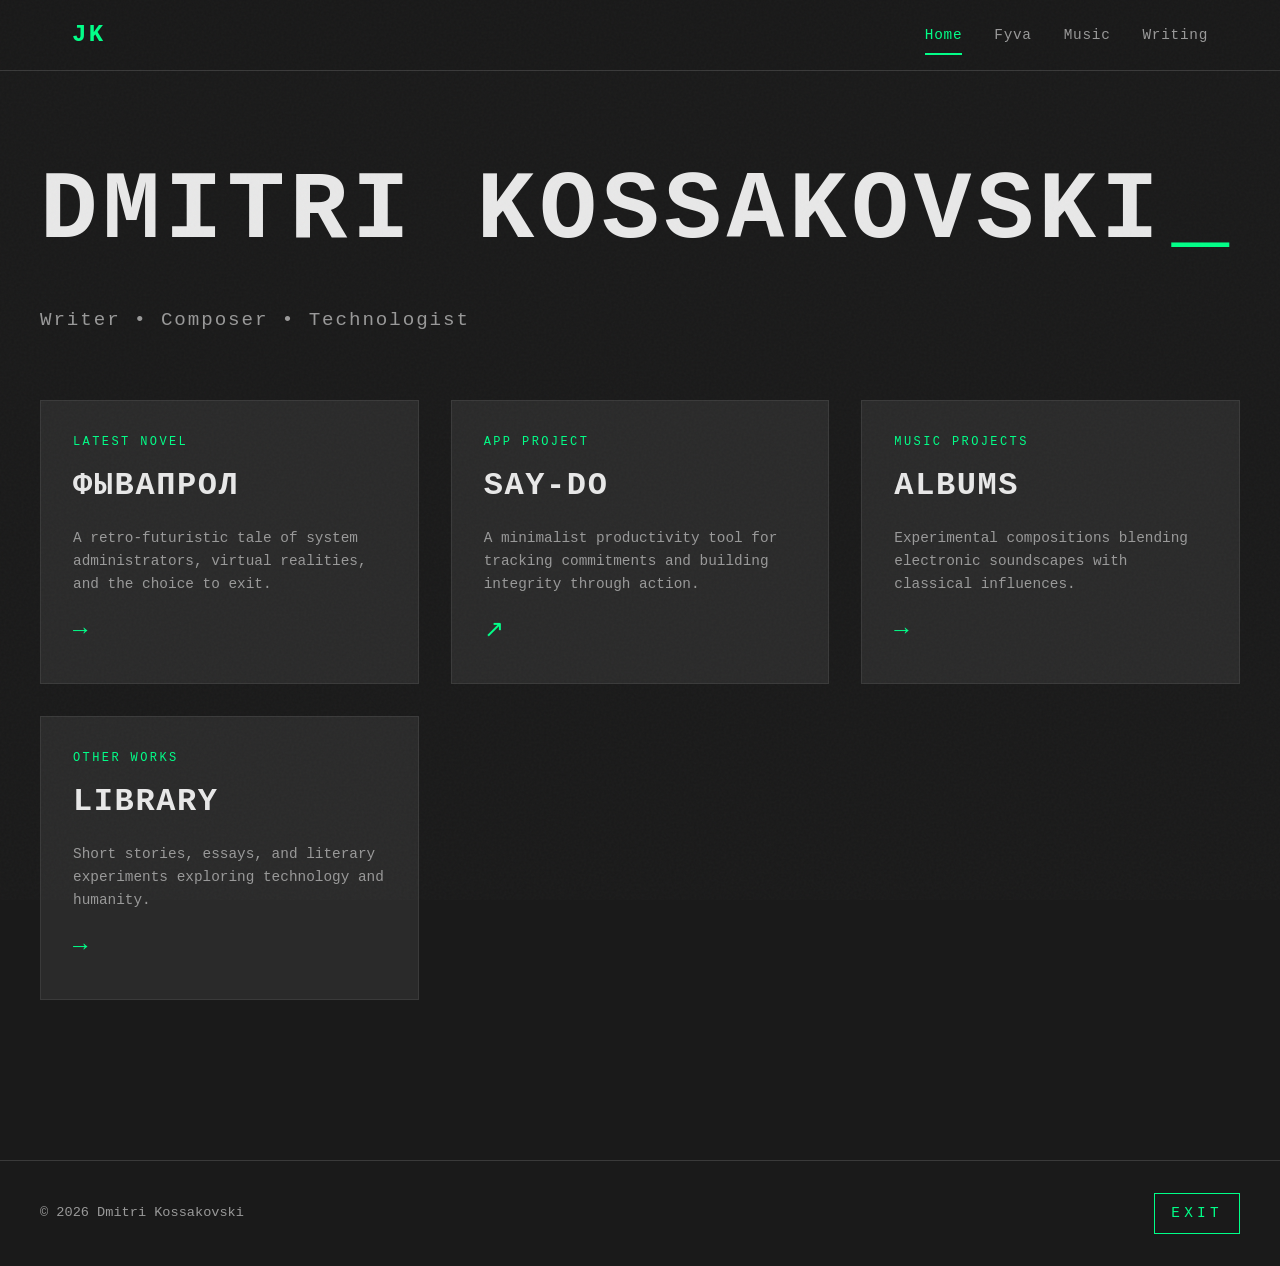
<file: index.html>
<!DOCTYPE html>
<html lang="en">
<head>
    <meta charset="UTF-8">
    <meta name="viewport" content="width=device-width, initial-scale=1.0">
    <title>Dmitri Kossakovski - Writer & Composer</title>
    <link rel="stylesheet" href="style.css">
</head>
<body>
    <div class="grain-overlay"></div>
    
    <nav class="main-nav">
        <div class="nav-content">
            <a href="index.html" class="logo">JK</a>
            <div class="nav-links">
                <a href="index.html" class="nav-link active">Home</a>
                <a href="fyva.html" class="nav-link">Fyva</a>
                <a href="music.html" class="nav-link">Music</a>
                <a href="writing.html" class="nav-link">Writing</a>
            </div>
        </div>
    </nav>

    <main class="hero">
        <div class="hero-content">
            <div class="typewriter-effect">
                <h1 class="hero-title">DMITRI KOSSAKOVSKI</h1>
                <div class="cursor-blink">_</div>
            </div>
            <p class="hero-subtitle">Writer • Composer • Technologist</p>
            
            <div class="hero-grid">
                <a href="fyva.html" class="hero-card">
                    <div class="card-label">Latest Novel</div>
                    <h2 class="card-title">ФЫВАПРОЛ</h2>
                    <p class="card-description">A retro-futuristic tale of system administrators, virtual realities, and the choice to exit.</p>
                    <div class="card-arrow">→</div>
                </a>

                <a href="https://say-do.app" target="_blank" class="hero-card">
                    <div class="card-label">App Project</div>
                    <h2 class="card-title">SAY-DO</h2>
                    <p class="card-description">A minimalist productivity tool for tracking commitments and building integrity through action.</p>
                    <div class="card-arrow">↗</div>
                </a>

                <a href="music.html" class="hero-card">
                    <div class="card-label">Music Projects</div>
                    <h2 class="card-title">ALBUMS</h2>
                    <p class="card-description">Experimental compositions blending electronic soundscapes with classical influences.</p>
                    <div class="card-arrow">→</div>
                </a>

                <a href="writing.html" class="hero-card">
                    <div class="card-label">Other Works</div>
                    <h2 class="card-title">LIBRARY</h2>
                    <p class="card-description">Short stories, essays, and literary experiments exploring technology and humanity.</p>
                    <div class="card-arrow">→</div>
                </a>
            </div>
        </div>
    </main>

    <footer class="main-footer">
        <div class="footer-content">
            <div class="footer-left">
                <p>© 2026 Dmitri Kossakovski</p>
            </div>
            <div class="footer-right">
                <div class="exit-sign">EXIT</div>
            </div>
        </div>
    </footer>
</body>
</html>
</file>
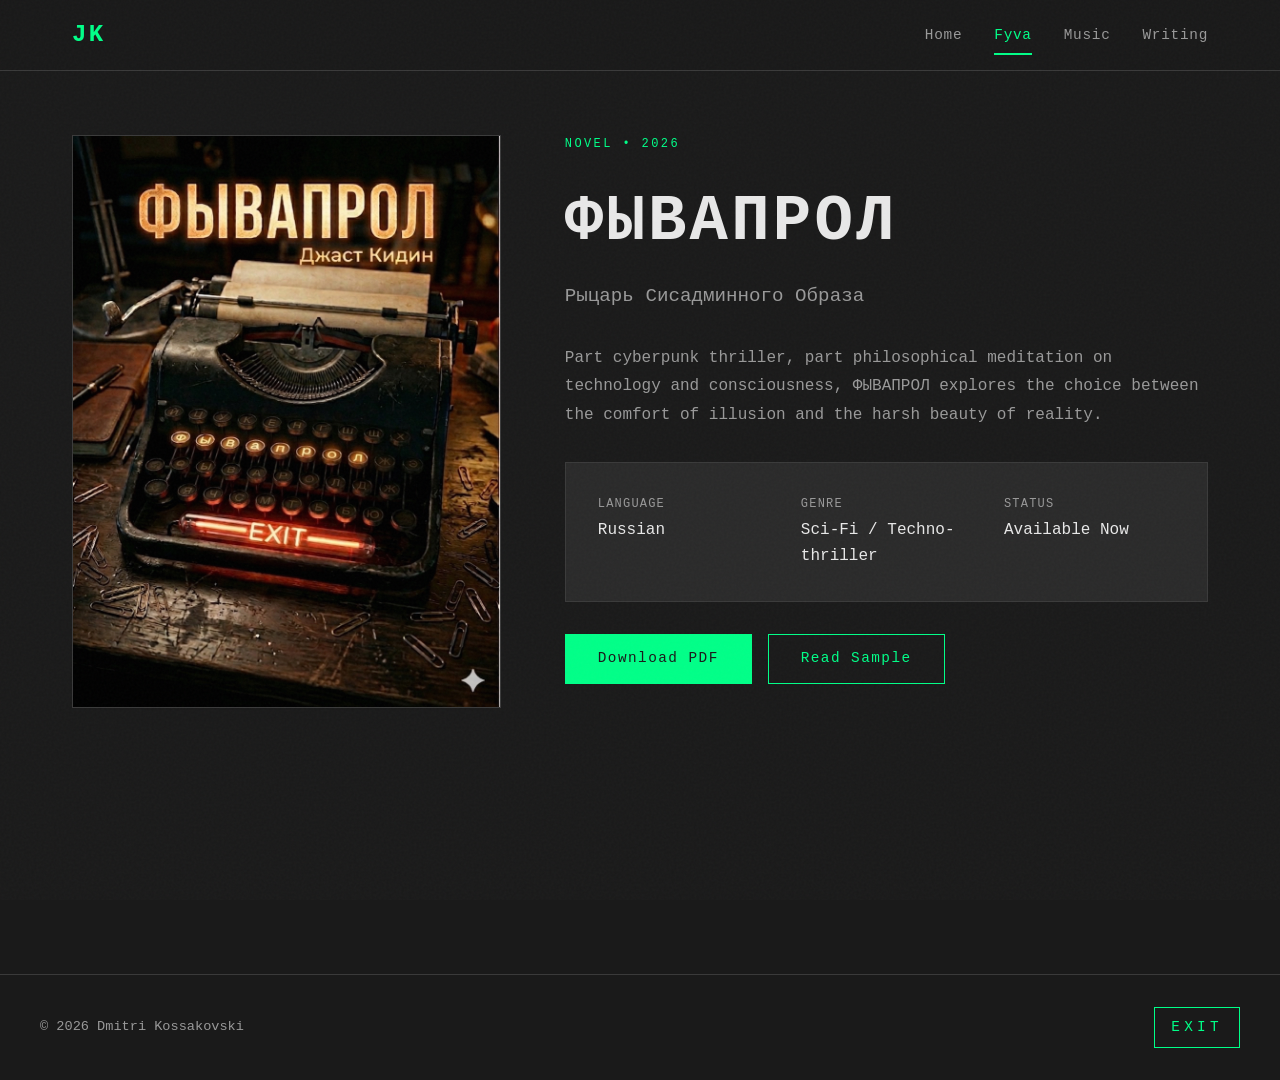
<file: fyva.html>
<!DOCTYPE html>
<html lang="en">
<head>
    <meta charset="UTF-8">
    <meta name="viewport" content="width=device-width, initial-scale=1.0">
    <title>ФЫВАПРОЛ - Dmitri Kossakovski</title>
    <link rel="stylesheet" href="style.css">
</head>
<body>
    <div class="grain-overlay"></div>
    
    <nav class="main-nav">
        <div class="nav-content">
            <a href="index.html" class="logo">JK</a>
            <div class="nav-links">
                <a href="index.html" class="nav-link">Home</a>
                <a href="fyva.html" class="nav-link active">Fyva</a>
                <a href="music.html" class="nav-link">Music</a>
                <a href="writing.html" class="nav-link">Writing</a>
            </div>
        </div>
    </nav>

    <main class="book-page">
        <div class="book-hero">
            <div class="book-cover">
                <img src="cover_fyva.jpg" alt="ФЫВАПРОЛ Book Cover">
            </div>
            <div class="book-info">
                <div class="book-label">Novel • 2026</div>
                <h1 class="book-title">ФЫВАПРОЛ</h1>
                <p class="book-subtitle">Рыцарь Сисадминного Образа</p>
                
                <div class="book-description">
                    <p>Part cyberpunk thriller, part philosophical meditation on technology and consciousness, ФЫВАПРОЛ explores the choice between the comfort of illusion and the harsh beauty of reality.</p>
                </div>

                <div class="book-meta">
                    <div class="meta-item">
                        <div class="meta-label">Language</div>
                        <div class="meta-value">Russian</div>
                    </div>
                    <div class="meta-item">
                        <div class="meta-label">Genre</div>
                        <div class="meta-value">Sci-Fi / Techno-thriller</div>
                    </div>
                    <div class="meta-item">
                        <div class="meta-label">Status</div>
                        <div class="meta-value">Available Now</div>
                    </div>
                </div>

                <div class="book-actions">
                    <a href="#" class="btn-primary">Download PDF</a>
                    <a href="#" class="btn-secondary">Read Sample</a>
                </div>
            </div>
        </div>
    </main>

    <footer class="main-footer">
        <div class="footer-content">
            <div class="footer-left">
                <p>© 2026 Dmitri Kossakovski</p>
            </div>
            <div class="footer-right">
                <div class="exit-sign">EXIT</div>
            </div>
        </div>
    </footer>
</body>
</html>
</file>
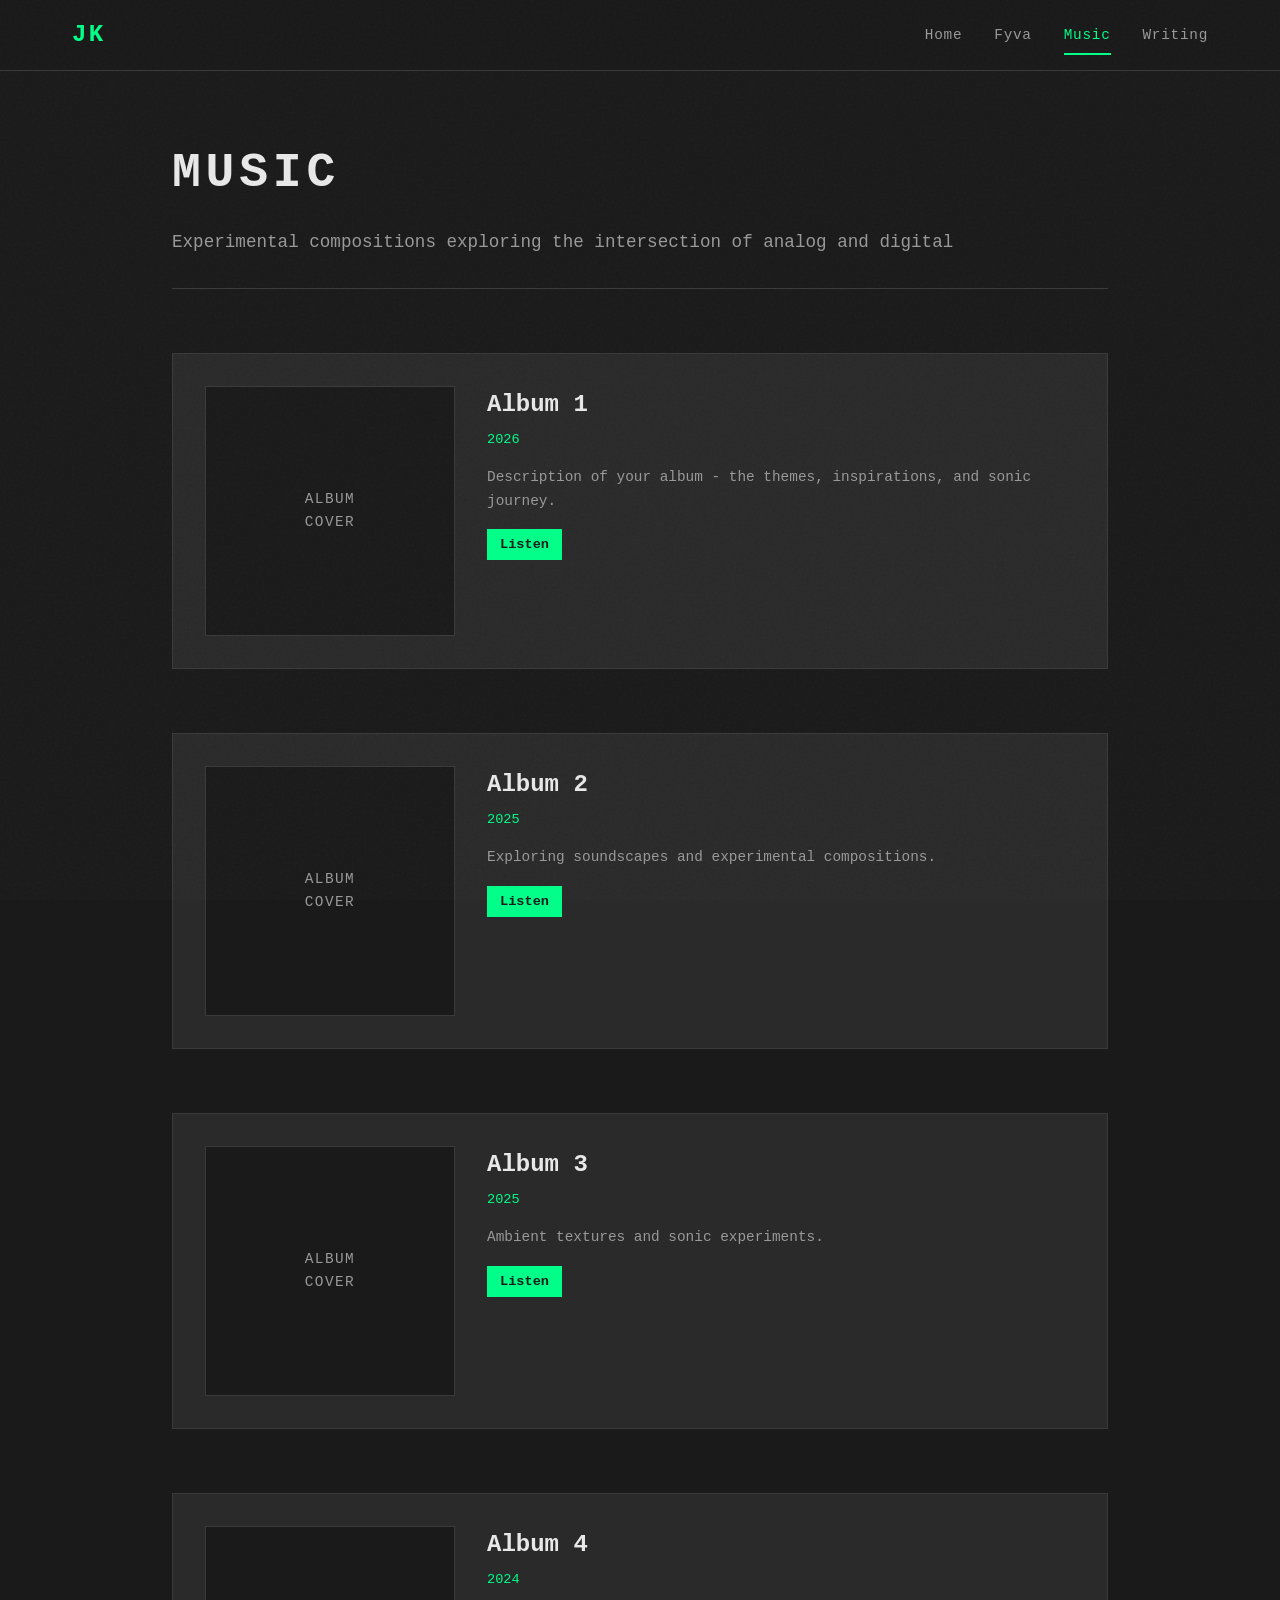
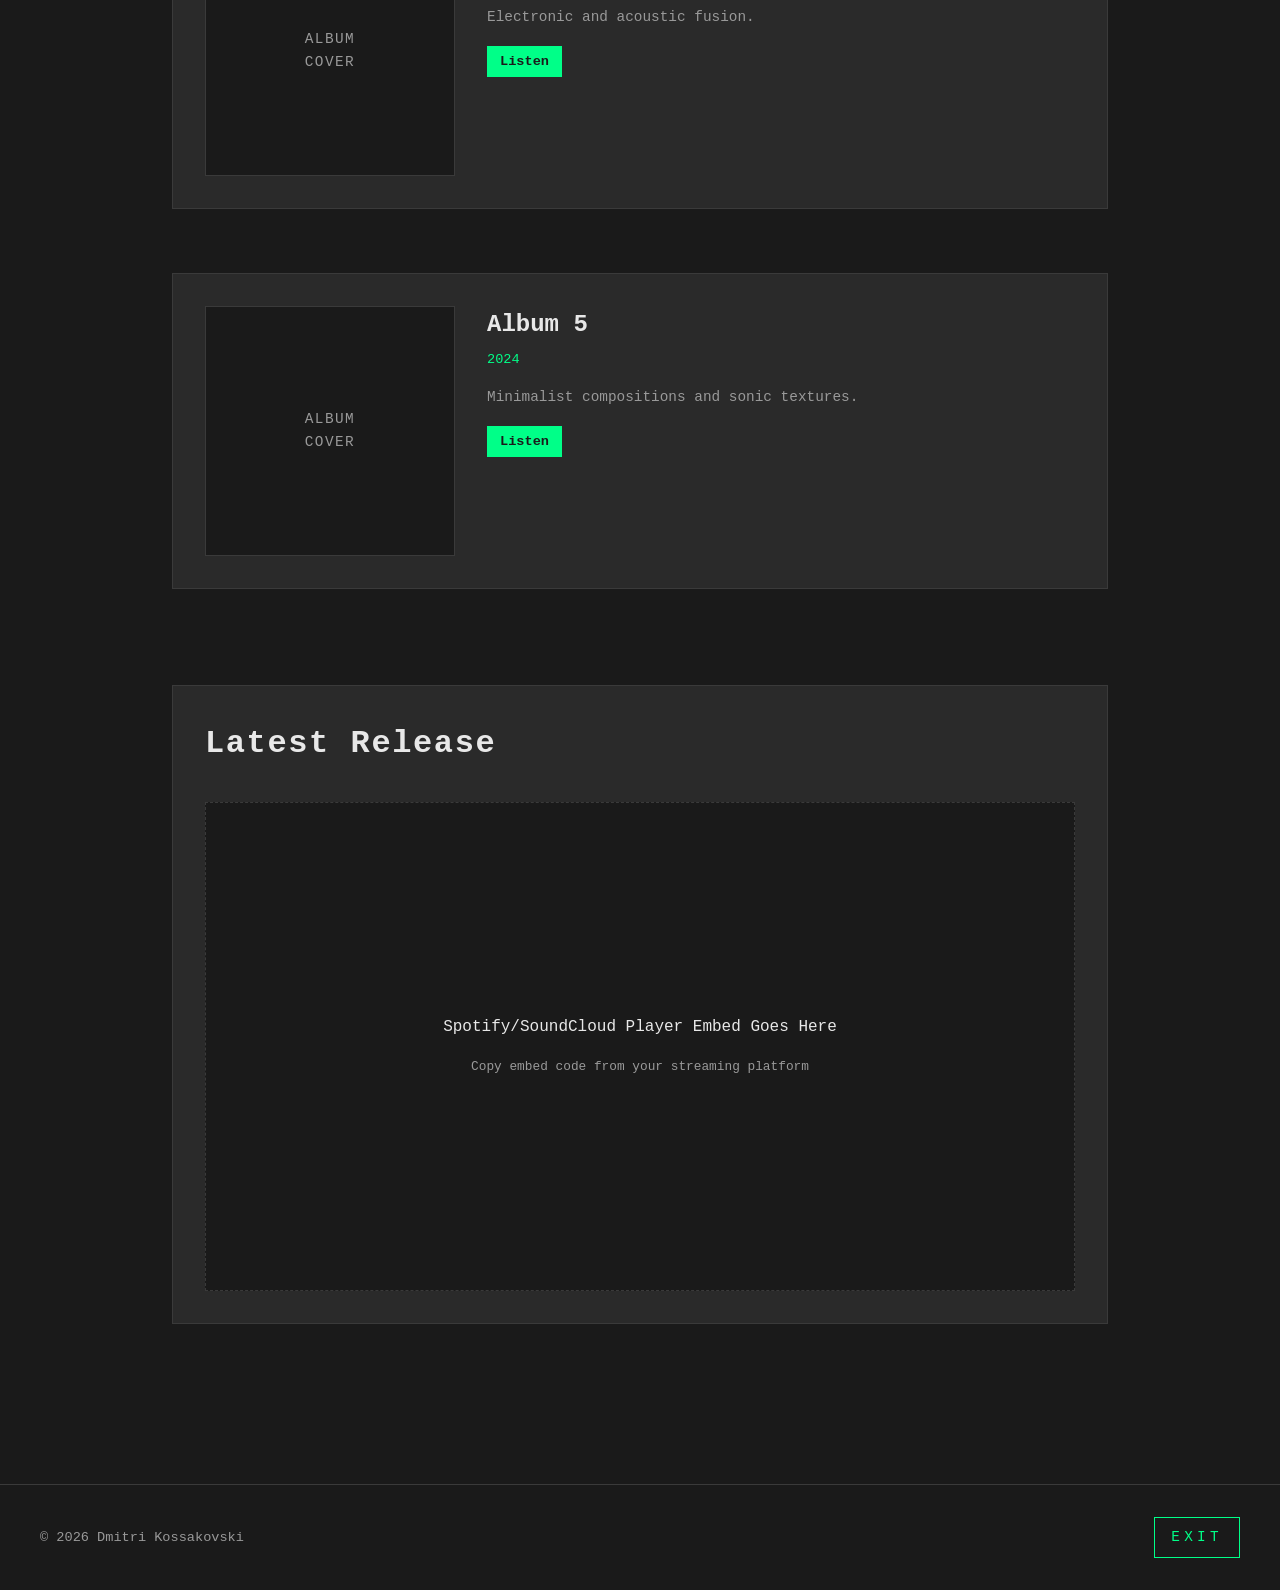
<file: music.html>
<!DOCTYPE html>
<html lang="en">
<head>
    <meta charset="UTF-8">
    <meta name="viewport" content="width=device-width, initial-scale=1.0">
    <title>Music - Dmitri Kossakovski</title>
    <link rel="stylesheet" href="style.css">
</head>
<body>
    <div class="grain-overlay"></div>
    
    <nav class="main-nav">
        <div class="nav-content">
            <a href="index.html" class="logo">JK</a>
            <div class="nav-links">
                <a href="index.html" class="nav-link">Home</a>
                <a href="fyva.html" class="nav-link">Fyva</a>
                <a href="music.html" class="nav-link active">Music</a>
                <a href="writing.html" class="nav-link">Writing</a>
            </div>
        </div>
    </nav>

    <main class="content-page">
        <div class="page-header">
            <h1 class="page-title">MUSIC</h1>
            <p class="page-subtitle">Experimental compositions exploring the intersection of analog and digital</p>
        </div>

        <div class="albums-grid">
            <!-- Album 1 -->
            <div class="album-card">
                <div class="album-cover-placeholder">
                    <div class="placeholder-text">ALBUM<br>COVER</div>
                </div>
                <div class="album-info">
                    <h3 class="album-title">Album 1</h3>
                    <p class="album-year">2026</p>
                    <p class="album-description">Description of your album - the themes, inspirations, and sonic journey.</p>
                    <div class="album-links">
                        <a href="https://too.fm/pnr0kln" target="_blank" class="album-link toneden-link">Listen</a>
                    </div>
                </div>
            </div>

            <!-- Album 2 -->
            <div class="album-card">
                <div class="album-cover-placeholder">
                    <div class="placeholder-text">ALBUM<br>COVER</div>
                </div>
                <div class="album-info">
                    <h3 class="album-title">Album 2</h3>
                    <p class="album-year">2025</p>
                    <p class="album-description">Exploring soundscapes and experimental compositions.</p>
                    <div class="album-links">
                        <a href="https://too.fm/7y3ozb6" target="_blank" class="album-link toneden-link">Listen</a>
                    </div>
                </div>
            </div>

            <!-- Album 3 -->
            <div class="album-card">
                <div class="album-cover-placeholder">
                    <div class="placeholder-text">ALBUM<br>COVER</div>
                </div>
                <div class="album-info">
                    <h3 class="album-title">Album 3</h3>
                    <p class="album-year">2025</p>
                    <p class="album-description">Ambient textures and sonic experiments.</p>
                    <div class="album-links">
                        <a href="https://too.fm/kvok4yx" target="_blank" class="album-link toneden-link">Listen</a>
                    </div>
                </div>
            </div>

            <!-- Album 4 -->
            <div class="album-card">
                <div class="album-cover-placeholder">
                    <div class="placeholder-text">ALBUM<br>COVER</div>
                </div>
                <div class="album-info">
                    <h3 class="album-title">Album 4</h3>
                    <p class="album-year">2024</p>
                    <p class="album-description">Electronic and acoustic fusion.</p>
                    <div class="album-links">
                        <a href="https://too.fm/b0kp9ow" target="_blank" class="album-link toneden-link">Listen</a>
                    </div>
                </div>
            </div>

            <!-- Album 5 -->
            <div class="album-card">
                <div class="album-cover-placeholder">
                    <div class="placeholder-text">ALBUM<br>COVER</div>
                </div>
                <div class="album-info">
                    <h3 class="album-title">Album 5</h3>
                    <p class="album-year">2024</p>
                    <p class="album-description">Minimalist compositions and sonic textures.</p>
                    <div class="album-links">
                        <a href="https://too.fm/rwgrb3y" target="_blank" class="album-link toneden-link">Listen</a>
                    </div>
                </div>
            </div>
        </div>

        <!-- Optional: Featured Player Section -->
        <section class="featured-player">
            <h2 class="section-title">Latest Release</h2>
            <div class="player-embed">
                <!-- Replace with actual Spotify/SoundCloud embed -->
                <div class="player-placeholder">
                    <p>Spotify/SoundCloud Player Embed Goes Here</p>
                    <p class="placeholder-hint">Copy embed code from your streaming platform</p>
                </div>
            </div>
        </section>
    </main>

    <footer class="main-footer">
        <div class="footer-content">
            <div class="footer-left">
                <p>© 2026 Dmitri Kossakovski</p>
            </div>
            <div class="footer-right">
                <div class="exit-sign">EXIT</div>
            </div>
        </div>
    </footer>
</body>
</html>
</file>
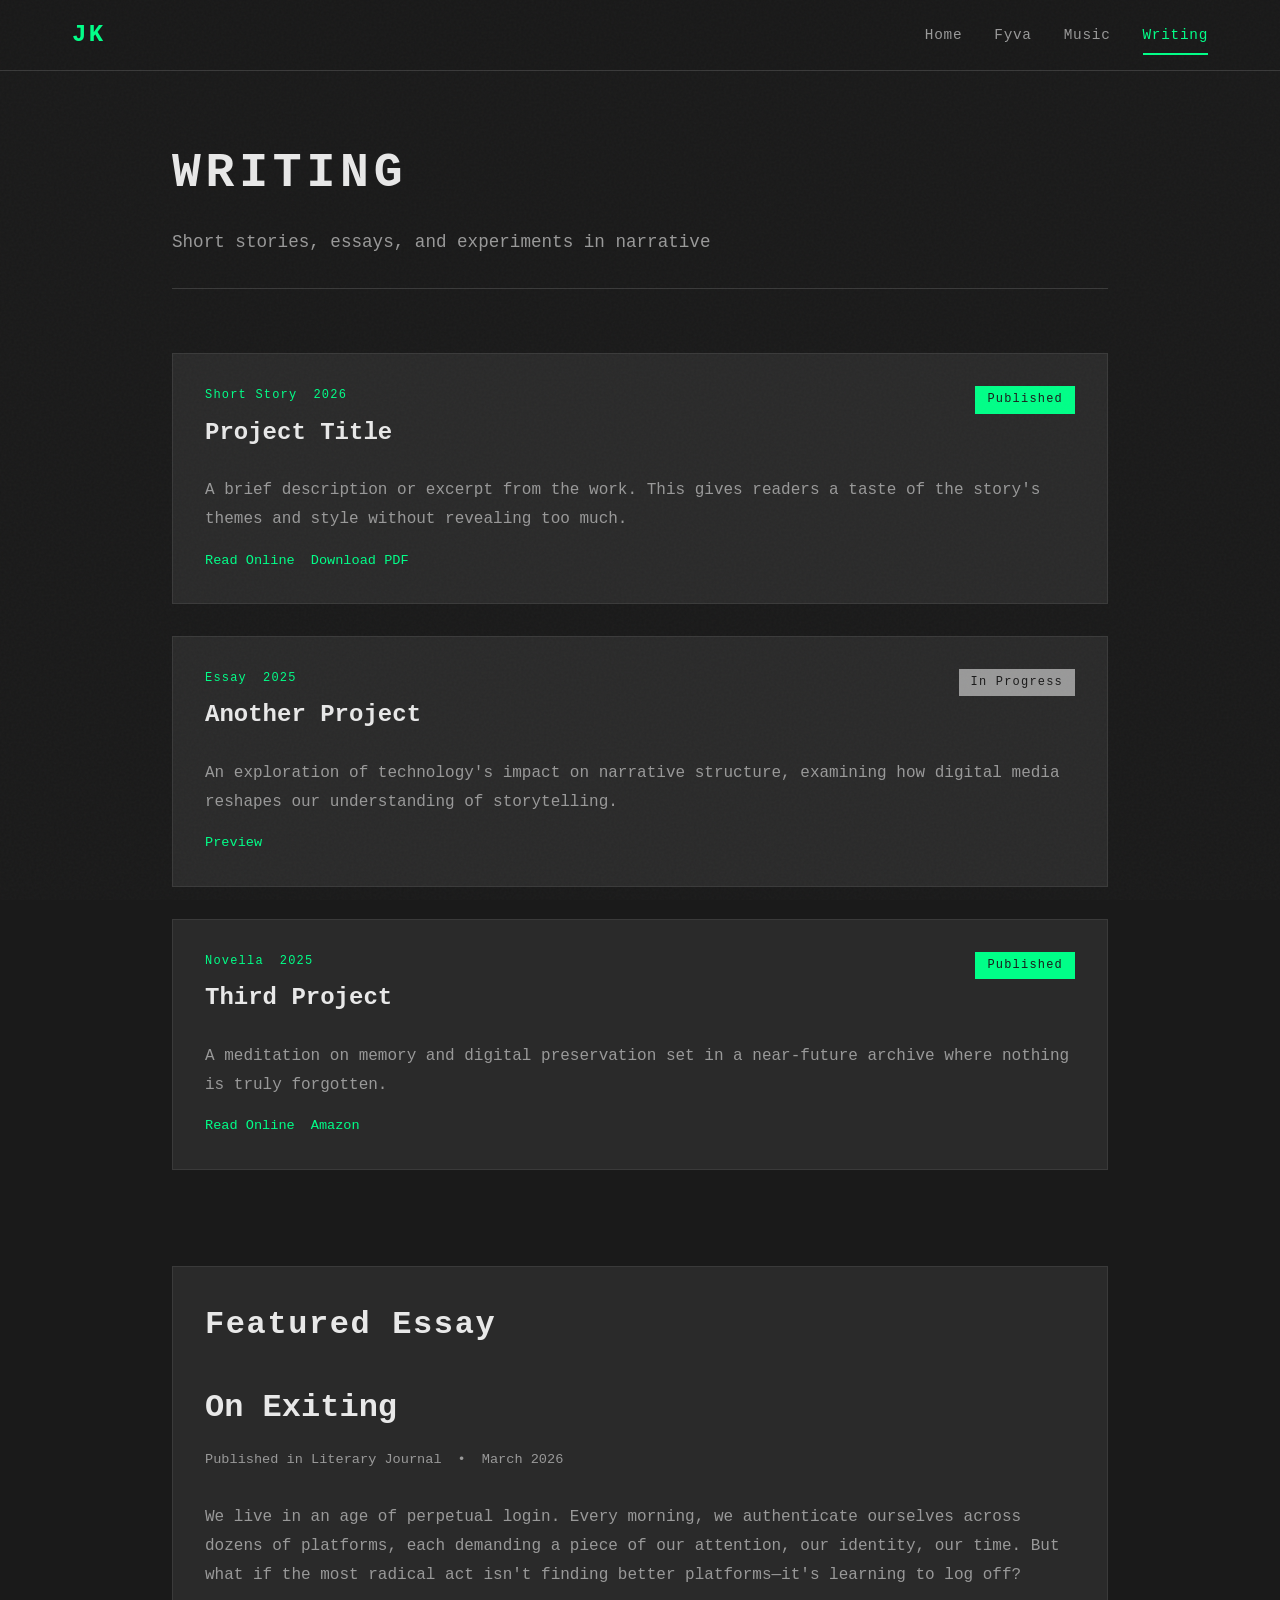
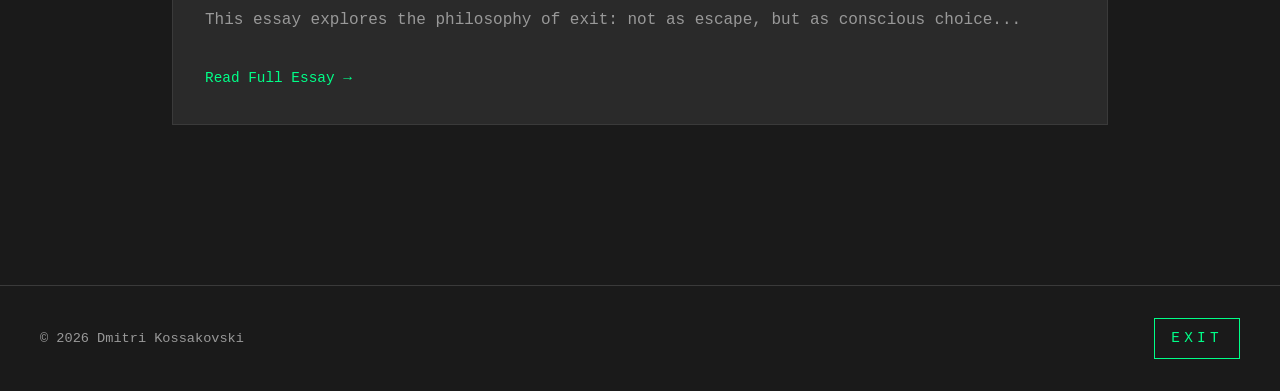
<file: writing.html>
<!DOCTYPE html>
<html lang="en">
<head>
    <meta charset="UTF-8">
    <meta name="viewport" content="width=device-width, initial-scale=1.0">
    <title>Writing - Dmitri Kossakovski</title>
    <link rel="stylesheet" href="style.css">
</head>
<body>
    <div class="grain-overlay"></div>
    
    <nav class="main-nav">
        <div class="nav-content">
            <a href="index.html" class="logo">JK</a>
            <div class="nav-links">
                <a href="index.html" class="nav-link">Home</a>
                <a href="fyva.html" class="nav-link">Fyva</a>
                <a href="music.html" class="nav-link">Music</a>
                <a href="writing.html" class="nav-link active">Writing</a>
            </div>
        </div>
    </nav>

    <main class="content-page">
        <div class="page-header">
            <h1 class="page-title">WRITING</h1>
            <p class="page-subtitle">Short stories, essays, and experiments in narrative</p>
        </div>

        <div class="writing-list">
            <!-- Project 1 -->
            <article class="writing-item">
                <div class="writing-header">
                    <div>
                        <div class="writing-meta">
                            <span class="writing-type">Short Story</span>
                            <span class="writing-year">2026</span>
                        </div>
                        <h3 class="writing-title">Project Title</h3>
                    </div>
                    <div class="writing-status">Published</div>
                </div>
                <p class="writing-excerpt">A brief description or excerpt from the work. This gives readers a taste of the story's themes and style without revealing too much.</p>
                <div class="writing-links">
                    <a href="#" class="writing-link">Read Online</a>
                    <a href="#" class="writing-link">Download PDF</a>
                </div>
            </article>

            <!-- Project 2 -->
            <article class="writing-item">
                <div class="writing-header">
                    <div>
                        <div class="writing-meta">
                            <span class="writing-type">Essay</span>
                            <span class="writing-year">2025</span>
                        </div>
                        <h3 class="writing-title">Another Project</h3>
                    </div>
                    <div class="writing-status status-draft">In Progress</div>
                </div>
                <p class="writing-excerpt">An exploration of technology's impact on narrative structure, examining how digital media reshapes our understanding of storytelling.</p>
                <div class="writing-links">
                    <a href="#" class="writing-link">Preview</a>
                </div>
            </article>

            <!-- Project 3 -->
            <article class="writing-item">
                <div class="writing-header">
                    <div>
                        <div class="writing-meta">
                            <span class="writing-type">Novella</span>
                            <span class="writing-year">2025</span>
                        </div>
                        <h3 class="writing-title">Third Project</h3>
                    </div>
                    <div class="writing-status">Published</div>
                </div>
                <p class="writing-excerpt">A meditation on memory and digital preservation set in a near-future archive where nothing is truly forgotten.</p>
                <div class="writing-links">
                    <a href="#" class="writing-link">Read Online</a>
                    <a href="#" class="writing-link">Amazon</a>
                </div>
            </article>

            <!-- Add more projects as needed -->
        </div>

        <section class="featured-writing">
            <h2 class="section-title">Featured Essay</h2>
            <div class="essay-preview">
                <h3 class="essay-title">On Exiting</h3>
                <div class="essay-meta">
                    <span>Published in Literary Journal</span>
                    <span>•</span>
                    <span>March 2026</span>
                </div>
                <div class="essay-excerpt">
                    <p>We live in an age of perpetual login. Every morning, we authenticate ourselves across dozens of platforms, each demanding a piece of our attention, our identity, our time. But what if the most radical act isn't finding better platforms—it's learning to log off?</p>
                    <p>This essay explores the philosophy of exit: not as escape, but as conscious choice...</p>
                </div>
                <a href="#" class="essay-link">Read Full Essay →</a>
            </div>
        </section>
    </main>

    <footer class="main-footer">
        <div class="footer-content">
            <div class="footer-left">
                <p>© 2026 Dmitri Kossakovski</p>
            </div>
            <div class="footer-right">
                <div class="exit-sign">EXIT</div>
            </div>
        </div>
    </footer>
</body>
</html>
</file>
<file: style.css>
/* ==========================================================================
   RETRO SOVIET AESTHETIC - Just Kiddin Portfolio
   ========================================================================== */

:root {
    /* Color Palette - Soviet Industrial */
    --color-bg: #1a1a1a;
    --color-bg-light: #2a2a2a;
    --color-text: #e8e8e8;
    --color-text-dim: #999;
    --color-accent: #00ff88;
    --color-accent-dim: #00cc66;
    --color-border: #3a3a3a;
    
    /* Typography */
    --font-mono: 'Courier New', Courier, monospace;
    --font-sans: -apple-system, BlinkMacSystemFont, 'Segoe UI', sans-serif;
    
    /* Spacing */
    --space-xs: 0.5rem;
    --space-sm: 1rem;
    --space-md: 2rem;
    --space-lg: 4rem;
    --space-xl: 6rem;
}

/* ==========================================================================
   Base Styles
   ========================================================================== */

* {
    margin: 0;
    padding: 0;
    box-sizing: border-box;
}

body {
    background: var(--color-bg);
    color: var(--color-text);
    font-family: var(--font-mono);
    line-height: 1.6;
    min-height: 100vh;
    position: relative;
}

/* Grain texture overlay */
.grain-overlay {
    position: fixed;
    top: 0;
    left: 0;
    width: 100%;
    height: 100%;
    background-image: url("data:image/svg+xml,%3Csvg viewBox='0 0 400 400' xmlns='http://www.w3.org/2000/svg'%3E%3Cfilter id='noiseFilter'%3E%3CfeTurbulence type='fractalNoise' baseFrequency='0.9' numOctaves='3' stitchTiles='stitch'/%3E%3C/filter%3E%3Crect width='100%25' height='100%25' filter='url(%23noiseFilter)'/%3E%3C/svg%3E");
    opacity: 0.03;
    pointer-events: none;
    z-index: 9999;
}

/* ==========================================================================
   Navigation
   ========================================================================== */

.main-nav {
    position: sticky;
    top: 0;
    background: rgba(26, 26, 26, 0.95);
    border-bottom: 1px solid var(--color-border);
    backdrop-filter: blur(10px);
    z-index: 1000;
}

.nav-content {
    max-width: 1200px;
    margin: 0 auto;
    padding: var(--space-sm) var(--space-md);
    display: flex;
    justify-content: space-between;
    align-items: center;
}

.logo {
    font-size: 1.5rem;
    font-weight: 700;
    color: var(--color-accent);
    text-decoration: none;
    letter-spacing: 0.1em;
    transition: opacity 0.3s;
}

.logo:hover {
    opacity: 0.7;
}

.nav-links {
    display: flex;
    gap: var(--space-md);
}

.nav-link {
    color: var(--color-text-dim);
    text-decoration: none;
    font-size: 0.9rem;
    letter-spacing: 0.05em;
    transition: color 0.3s;
    position: relative;
}

.nav-link:hover,
.nav-link.active {
    color: var(--color-accent);
}

.nav-link.active::after {
    content: '';
    position: absolute;
    bottom: -0.5rem;
    left: 0;
    right: 0;
    height: 2px;
    background: var(--color-accent);
}

/* ==========================================================================
   Hero Section (Homepage)
   ========================================================================== */

.hero {
    min-height: calc(100vh - 60px);
    display: flex;
    align-items: center;
    justify-content: center;
    padding: var(--space-lg) var(--space-md);
}

.hero-content {
    max-width: 1200px;
    width: 100%;
}

.typewriter-effect {
    display: flex;
    align-items: baseline;
    gap: 0.5rem;
    margin-bottom: var(--space-sm);
}

.hero-title {
    font-size: clamp(3rem, 8vw, 6rem);
    font-weight: 700;
    letter-spacing: 0.05em;
    color: var(--color-text);
}

.cursor-blink {
    font-size: clamp(3rem, 8vw, 6rem);
    color: var(--color-accent);
    animation: blink 1s infinite;
}

@keyframes blink {
    0%, 49% { opacity: 1; }
    50%, 100% { opacity: 0; }
}

.hero-subtitle {
    font-size: 1.2rem;
    color: var(--color-text-dim);
    margin-bottom: var(--space-lg);
    letter-spacing: 0.1em;
}

.hero-grid {
    display: grid;
    grid-template-columns: repeat(auto-fit, minmax(300px, 1fr));
    gap: var(--space-md);
    margin-top: var(--space-lg);
}

.hero-card {
    background: var(--color-bg-light);
    border: 1px solid var(--color-border);
    padding: var(--space-md);
    text-decoration: none;
    color: inherit;
    transition: all 0.3s;
    position: relative;
    overflow: hidden;
}

.hero-card::before {
    content: '';
    position: absolute;
    top: 0;
    left: -100%;
    width: 100%;
    height: 100%;
    background: linear-gradient(90deg, transparent, rgba(0, 255, 136, 0.1), transparent);
    transition: left 0.5s;
}

.hero-card:hover::before {
    left: 100%;
}

.hero-card:hover {
    border-color: var(--color-accent);
    transform: translateY(-4px);
}

.card-label {
    font-size: 0.75rem;
    color: var(--color-accent);
    letter-spacing: 0.2em;
    margin-bottom: var(--space-xs);
    text-transform: uppercase;
}

.card-title {
    font-size: 2rem;
    margin-bottom: var(--space-sm);
    letter-spacing: 0.05em;
}

.card-description {
    color: var(--color-text-dim);
    font-size: 0.9rem;
    line-height: 1.6;
    margin-bottom: var(--space-sm);
}

.card-arrow {
    font-size: 1.5rem;
    color: var(--color-accent);
    transition: transform 0.3s;
}

.hero-card:hover .card-arrow {
    transform: translateX(8px);
}

/* ==========================================================================
   Book Page
   ========================================================================== */

.book-page {
    max-width: 1200px;
    margin: 0 auto;
    padding: var(--space-lg) var(--space-md);
}

.book-hero {
    display: grid;
    grid-template-columns: 1fr 1.5fr;
    gap: var(--space-lg);
    margin-bottom: var(--space-xl);
}

.book-cover {
    position: sticky;
    top: 100px;
    height: fit-content;
}

.book-cover img {
    width: 100%;
    height: auto;
    border: 1px solid var(--color-border);
}

.book-label {
    font-size: 0.75rem;
    color: var(--color-accent);
    letter-spacing: 0.2em;
    margin-bottom: var(--space-sm);
    text-transform: uppercase;
}

.book-title {
    font-size: 4rem;
    margin-bottom: var(--space-xs);
    letter-spacing: 0.05em;
}

.book-subtitle {
    font-size: 1.2rem;
    color: var(--color-text-dim);
    margin-bottom: var(--space-md);
}

.book-description {
    margin-bottom: var(--space-md);
}

.book-description p {
    margin-bottom: var(--space-sm);
    color: var(--color-text-dim);
    line-height: 1.8;
}

.book-meta {
    display: grid;
    grid-template-columns: repeat(3, 1fr);
    gap: var(--space-md);
    margin-bottom: var(--space-md);
    padding: var(--space-md);
    background: var(--color-bg-light);
    border: 1px solid var(--color-border);
}

.meta-label {
    font-size: 0.75rem;
    color: var(--color-text-dim);
    letter-spacing: 0.1em;
    text-transform: uppercase;
}

.meta-value {
    font-size: 1rem;
    color: var(--color-text);
    margin-top: 0.25rem;
}

.book-actions {
    display: flex;
    gap: var(--space-sm);
}

.btn-primary,
.btn-secondary {
    padding: 0.75rem 2rem;
    text-decoration: none;
    font-family: var(--font-mono);
    font-size: 0.9rem;
    letter-spacing: 0.1em;
    transition: all 0.3s;
    border: 1px solid var(--color-accent);
    display: inline-block;
}

.btn-primary {
    background: var(--color-accent);
    color: var(--color-bg);
}

.btn-primary:hover {
    background: var(--color-accent-dim);
    transform: translateY(-2px);
}

.btn-secondary {
    background: transparent;
    color: var(--color-accent);
}

.btn-secondary:hover {
    background: var(--color-accent);
    color: var(--color-bg);
}

.book-themes {
    margin-top: var(--space-xl);
}

.section-title {
    font-size: 2rem;
    margin-bottom: var(--space-md);
    letter-spacing: 0.05em;
}

.themes-grid {
    display: grid;
    grid-template-columns: repeat(auto-fit, minmax(250px, 1fr));
    gap: var(--space-md);
}

.theme-card {
    background: var(--color-bg-light);
    border: 1px solid var(--color-border);
    padding: var(--space-md);
}

.theme-icon {
    font-size: 2rem;
    margin-bottom: var(--space-sm);
}

.theme-card h3 {
    font-size: 1.2rem;
    margin-bottom: var(--space-sm);
}

.theme-card p {
    color: var(--color-text-dim);
    font-size: 0.9rem;
}

/* ==========================================================================
   Content Pages (Music, Writing)
   ========================================================================== */

.content-page {
    max-width: 1000px;
    margin: 0 auto;
    padding: var(--space-lg) var(--space-md);
}

.page-header {
    margin-bottom: var(--space-lg);
    border-bottom: 1px solid var(--color-border);
    padding-bottom: var(--space-md);
}

.page-title {
    font-size: 3rem;
    margin-bottom: var(--space-sm);
    letter-spacing: 0.1em;
}

.page-subtitle {
    font-size: 1.1rem;
    color: var(--color-text-dim);
}

/* Albums Grid */
.albums-grid {
    display: grid;
    gap: var(--space-lg);
    margin-bottom: var(--space-xl);
}

.album-card {
    display: grid;
    grid-template-columns: 250px 1fr;
    gap: var(--space-md);
    padding: var(--space-md);
    background: var(--color-bg-light);
    border: 1px solid var(--color-border);
    transition: border-color 0.3s;
}

.album-card:hover {
    border-color: var(--color-accent);
}

.album-cover-placeholder {
    aspect-ratio: 1;
    background: var(--color-bg);
    border: 1px solid var(--color-border);
    display: flex;
    align-items: center;
    justify-content: center;
}

.placeholder-text {
    color: var(--color-text-dim);
    text-align: center;
    font-size: 0.9rem;
    letter-spacing: 0.1em;
}

.album-title {
    font-size: 1.5rem;
    margin-bottom: 0.25rem;
}

.album-year {
    color: var(--color-accent);
    font-size: 0.85rem;
    margin-bottom: var(--space-sm);
}

.album-description {
    color: var(--color-text-dim);
    margin-bottom: var(--space-sm);
    font-size: 0.9rem;
}

.album-links {
    display: flex;
    gap: var(--space-sm);
    flex-wrap: wrap;
}

.album-link {
    color: var(--color-accent);
    text-decoration: none;
    font-size: 0.85rem;
    padding: 0.25rem 0.75rem;
    border: 1px solid var(--color-accent);
    transition: all 0.3s;
}

.album-link:hover {
    background: var(--color-accent);
    color: var(--color-bg);
}

.toneden-link {
    background: var(--color-accent);
    color: var(--color-bg);
    font-weight: 700;
}

.toneden-link:hover {
    background: var(--color-accent-dim);
}

/* Featured Player */
.featured-player {
    margin-top: var(--space-xl);
    padding: var(--space-md);
    background: var(--color-bg-light);
    border: 1px solid var(--color-border);
}

.player-placeholder {
    aspect-ratio: 16/9;
    background: var(--color-bg);
    border: 1px dashed var(--color-border);
    display: flex;
    flex-direction: column;
    align-items: center;
    justify-content: center;
    gap: var(--space-sm);
}

.placeholder-hint {
    font-size: 0.8rem;
    color: var(--color-text-dim);
}

/* Writing List */
.writing-list {
    display: flex;
    flex-direction: column;
    gap: var(--space-md);
    margin-bottom: var(--space-xl);
}

.writing-item {
    padding: var(--space-md);
    background: var(--color-bg-light);
    border: 1px solid var(--color-border);
    transition: border-color 0.3s;
}

.writing-item:hover {
    border-color: var(--color-accent);
}

.writing-header {
    display: flex;
    justify-content: space-between;
    align-items: flex-start;
    margin-bottom: var(--space-sm);
}

.writing-meta {
    display: flex;
    gap: var(--space-sm);
    font-size: 0.75rem;
    color: var(--color-accent);
    letter-spacing: 0.1em;
    margin-bottom: 0.5rem;
}

.writing-title {
    font-size: 1.5rem;
    margin-bottom: 0.5rem;
}

.writing-status {
    font-size: 0.75rem;
    padding: 0.25rem 0.75rem;
    background: var(--color-accent);
    color: var(--color-bg);
    letter-spacing: 0.1em;
}

.status-draft {
    background: var(--color-text-dim);
}

.writing-excerpt {
    color: var(--color-text-dim);
    margin-bottom: var(--space-sm);
    line-height: 1.8;
}

.writing-links {
    display: flex;
    gap: var(--space-sm);
}

.writing-link {
    color: var(--color-accent);
    text-decoration: none;
    font-size: 0.85rem;
    transition: opacity 0.3s;
}

.writing-link:hover {
    opacity: 0.7;
}

/* Featured Essay */
.featured-writing {
    padding: var(--space-md);
    background: var(--color-bg-light);
    border: 1px solid var(--color-border);
}

.essay-title {
    font-size: 2rem;
    margin-bottom: var(--space-sm);
}

.essay-meta {
    display: flex;
    gap: var(--space-sm);
    font-size: 0.85rem;
    color: var(--color-text-dim);
    margin-bottom: var(--space-md);
}

.essay-excerpt {
    color: var(--color-text-dim);
    line-height: 1.8;
    margin-bottom: var(--space-md);
}

.essay-excerpt p {
    margin-bottom: var(--space-sm);
}

.essay-link {
    color: var(--color-accent);
    text-decoration: none;
    font-size: 0.9rem;
    transition: opacity 0.3s;
}

.essay-link:hover {
    opacity: 0.7;
}

/* ==========================================================================
   Footer
   ========================================================================== */

.main-footer {
    margin-top: var(--space-xl);
    border-top: 1px solid var(--color-border);
    padding: var(--space-md);
}

.footer-content {
    max-width: 1200px;
    margin: 0 auto;
    display: flex;
    justify-content: space-between;
    align-items: center;
}

.footer-left p {
    color: var(--color-text-dim);
    font-size: 0.85rem;
}

.exit-sign {
    font-size: 0.9rem;
    color: var(--color-accent);
    letter-spacing: 0.3em;
    padding: 0.5rem 1rem;
    border: 1px solid var(--color-accent);
    animation: pulse 2s infinite;
}

@keyframes pulse {
    0%, 100% { opacity: 1; }
    50% { opacity: 0.6; }
}

/* ==========================================================================
   Responsive
   ========================================================================== */

@media (max-width: 768px) {
    .book-hero {
        grid-template-columns: 1fr;
    }
    
    .book-cover {
        position: static;
        max-width: 400px;
        margin: 0 auto;
    }
    
    .book-meta {
        grid-template-columns: 1fr;
    }
    
    .album-card {
        grid-template-columns: 1fr;
    }
    
    .nav-content {
        flex-direction: column;
        gap: var(--space-sm);
    }
    
    .nav-links {
        gap: var(--space-sm);
    }
}
</file>
